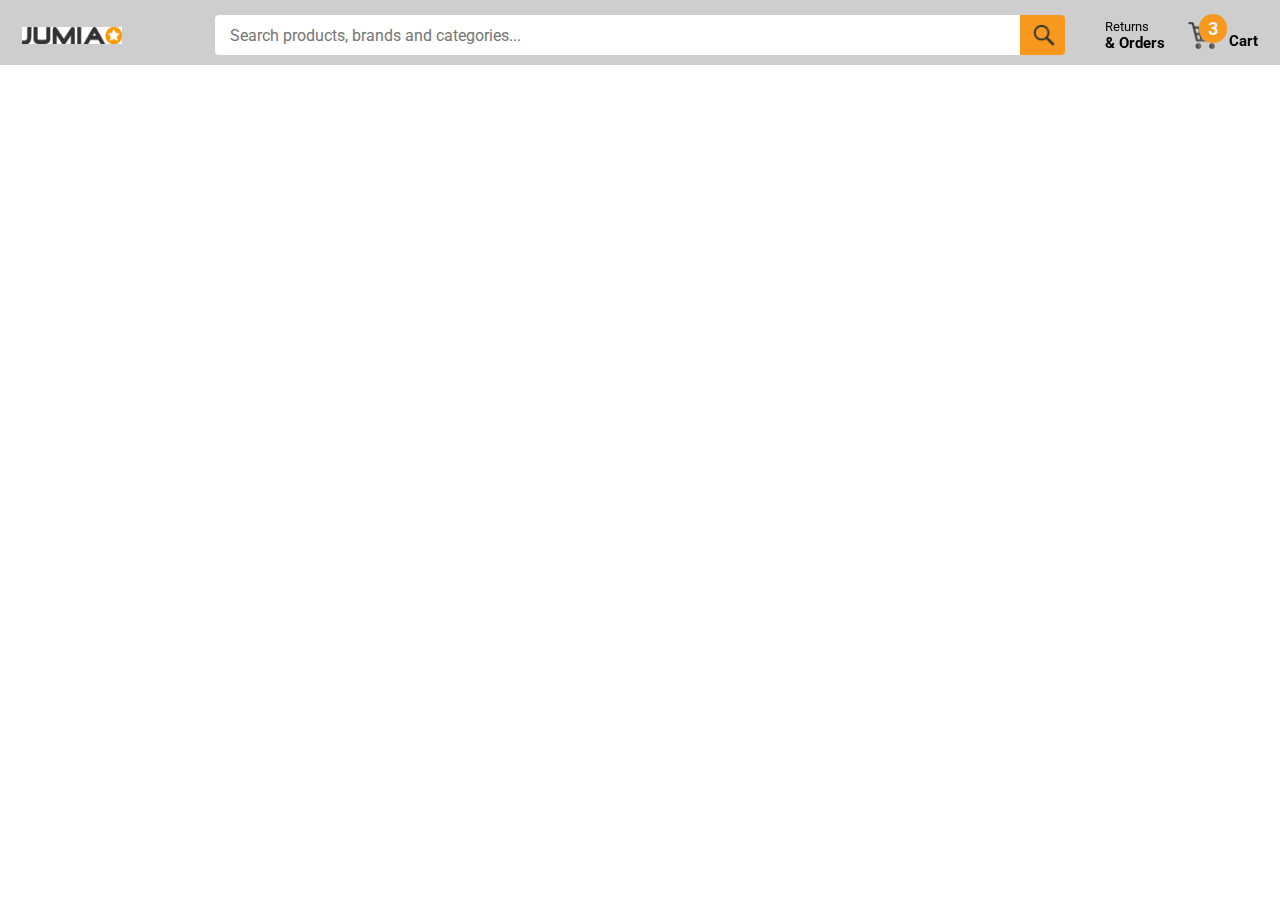
<file: index.html>
<!DOCTYPE html>
<html>

<head>
  <title>Jumia Project</title>
  <meta name="viewport" content="width=device-width, initial-scale=1">

  <link rel="preconnect" href="https://fonts.googleapis.com">
  <link rel="preconnect" href="https://fonts.gstatic.com" crossorigin>
  <link href="https://fonts.googleapis.com/css2?family=Roboto:wght@400;500;700&display=swap" rel="stylesheet">

  <link rel="stylesheet" href="styles/shared/general.css">
  <link rel="stylesheet" href="styles/shared/Jumia-header.css">
  <link rel="stylesheet" href="styles/pages/Jumia.css">
</head>

<body>
  <div class="Jumia-header">
    <div class="Jumia-header-left-section">
      <a href="index.html" class="header-link">
        <img class="Jumia-logo" src="images/Jumia-Group-Logo.png">
        <img class="Jumia-mobile-logo" src="images/ico.webp">
      </a>
    </div>

    <div class="Jumia-header-middle-section">
      <input class="search-bar" type="text" placeholder="Search products, brands and categories...">

      <button class="search-button">
        <img class="search-icon" src="images/icons/search-icon.png">
      </button>
    </div>

    <div class="Jumia-header-right-section">
      <a class="orders-link header-link" href="orders.html">
        <span class="returns-text">Returns</span>
        <span class="orders-text">& Orders</span>
      </a>

      <a class="cart-link header-link" href="checkout.html">
        <img class="cart-icon" src="images/icons/jumia-cart-icon.png">
        <div class="cart-quantity">3</div>
        <div class="cart-text">Cart</div>
      </a>
    </div>
  </div>

  <div class="main">
    <div class="products-grid js-products-grid">

    </div>
  </div>
  <script src="data/cart.js"></script>
  <script src="data/products.js"></script>
  <script src="scripts/Jumia.js"></script>
</body>

</html>
</file>
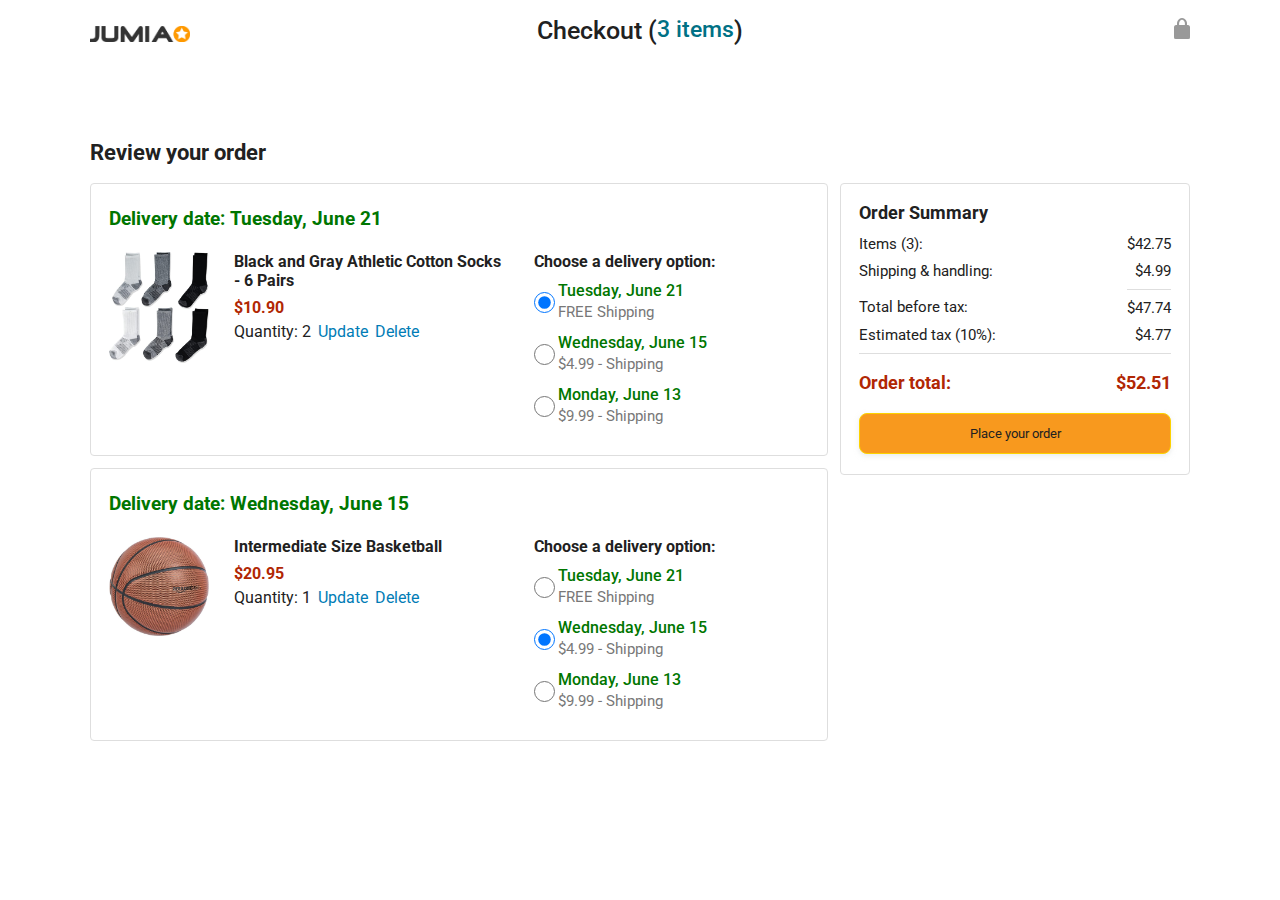
<file: checkout.html>
<!DOCTYPE html>
<html>

<head>
  <title>Checkout</title>

  <meta name="viewport" content="width=device-width, initial-scale=1">

  <link rel="preconnect" href="https://fonts.googleapis.com">
  <link rel="preconnect" href="https://fonts.gstatic.com" crossorigin>
  <link href="https://fonts.googleapis.com/css2?family=Roboto:wght@400;500;700&display=swap" rel="stylesheet">

  <link rel="stylesheet" href="styles/shared/general.css">
  <link rel="stylesheet" href="styles/pages/checkout/checkout-header.css">
  <link rel="stylesheet" href="styles/pages/checkout/checkout.css">
</head>

<body>
  <div class="checkout-header">
    <div class="header-content">
      <div class="checkout-header-left-section">
        <a href="index.html">
          <img class="Jumia-logo" src="images/Jumia-Group-Logo.png">
          <img class="Jumia-mobile-logo" src="images/ico.webp">
        </a>
      </div>

      <div class="checkout-header-middle-section">
        Checkout (<a class="return-to-home-link" href="Jumia.html">3 items</a>)
      </div>

      <div class="checkout-header-right-section">
        <img src="images/icons/checkout-lock-icon.png">
      </div>
    </div>
  </div>

  <div class="main">
    <div class="page-title">Review your order</div>

    <div class="checkout-grid">
      <div class="order-summary">
        <div class="cart-item-container">
          <div class="delivery-date">
            Delivery date: Tuesday, June 21
          </div>

          <div class="cart-item-details-grid">
            <img class="product-image" src="images/products/athletic-cotton-socks-6-pairs.jpg">

            <div class="cart-item-details">
              <div class="product-name">
                Black and Gray Athletic Cotton Socks - 6 Pairs
              </div>
              <div class="product-price">
                $10.90
              </div>
              <div class="product-quantity">
                <span>
                  Quantity: <span class="quantity-label">2</span>
                </span>
                <span class="update-quantity-link link-primary">
                  Update
                </span>
                <span class="delete-quantity-link link-primary">
                  Delete
                </span>
              </div>
            </div>

            <div class="delivery-options">
              <div class="delivery-options-title">
                Choose a delivery option:
              </div>
              <div class="delivery-option">
                <input type="radio" checked class="delivery-option-input" name="delivery-option-1">
                <div>
                  <div class="delivery-option-date">
                    Tuesday, June 21
                  </div>
                  <div class="delivery-option-price">
                    FREE Shipping
                  </div>
                </div>
              </div>
              <div class="delivery-option">
                <input type="radio" class="delivery-option-input" name="delivery-option-1">
                <div>
                  <div class="delivery-option-date">
                    Wednesday, June 15
                  </div>
                  <div class="delivery-option-price">
                    $4.99 - Shipping
                  </div>
                </div>
              </div>
              <div class="delivery-option">
                <input type="radio" class="delivery-option-input" name="delivery-option-1">
                <div>
                  <div class="delivery-option-date">
                    Monday, June 13
                  </div>
                  <div class="delivery-option-price">
                    $9.99 - Shipping
                  </div>
                </div>
              </div>
            </div>
          </div>
        </div>

        <div class="cart-item-container">
          <div class="delivery-date">
            Delivery date: Wednesday, June 15
          </div>

          <div class="cart-item-details-grid">
            <img class="product-image" src="images/products/intermediate-composite-basketball.jpg">

            <div class="cart-item-details">
              <div class="product-name">
                Intermediate Size Basketball
              </div>
              <div class="product-price">
                $20.95
              </div>
              <div class="product-quantity">
                <span>
                  Quantity: <span class="quantity-label">1</span>
                </span>
                <span class="update-quantity-link link-primary">
                  Update
                </span>
                <span class="delete-quantity-link link-primary">
                  Delete
                </span>
              </div>
            </div>

            <div class="delivery-options">
              <div class="delivery-options-title">
                Choose a delivery option:
              </div>

              <div class="delivery-option">
                <input type="radio" class="delivery-option-input" name="delivery-option-2">
                <div>
                  <div class="delivery-option-date">
                    Tuesday, June 21
                  </div>
                  <div class="delivery-option-price">
                    FREE Shipping
                  </div>
                </div>
              </div>
              <div class="delivery-option">
                <input type="radio" checked class="delivery-option-input" name="delivery-option-2">
                <div>
                  <div class="delivery-option-date">
                    Wednesday, June 15
                  </div>
                  <div class="delivery-option-price">
                    $4.99 - Shipping
                  </div>
                </div>
              </div>
              <div class="delivery-option">
                <input type="radio" class="delivery-option-input" name="delivery-option-2">
                <div>
                  <div class="delivery-option-date">
                    Monday, June 13
                  </div>
                  <div class="delivery-option-price">
                    $9.99 - Shipping
                  </div>
                </div>
              </div>
            </div>
          </div>
        </div>
      </div>

      <div class="payment-summary">
        <div class="payment-summary-title">
          Order Summary
        </div>

        <div class="payment-summary-row">
          <div>Items (3):</div>
          <div class="payment-summary-money">$42.75</div>
        </div>

        <div class="payment-summary-row">
          <div>Shipping &amp; handling:</div>
          <div class="payment-summary-money">$4.99</div>
        </div>

        <div class="payment-summary-row subtotal-row">
          <div>Total before tax:</div>
          <div class="payment-summary-money">$47.74</div>
        </div>

        <div class="payment-summary-row">
          <div>Estimated tax (10%):</div>
          <div class="payment-summary-money">$4.77</div>
        </div>

        <div class="payment-summary-row total-row">
          <div>Order total:</div>
          <div class="payment-summary-money">$52.51</div>
        </div>

        <button class="place-order-button button-primary">
          Place your order
        </button>
      </div>
    </div>
  </div>
</body>

</html>
</file>
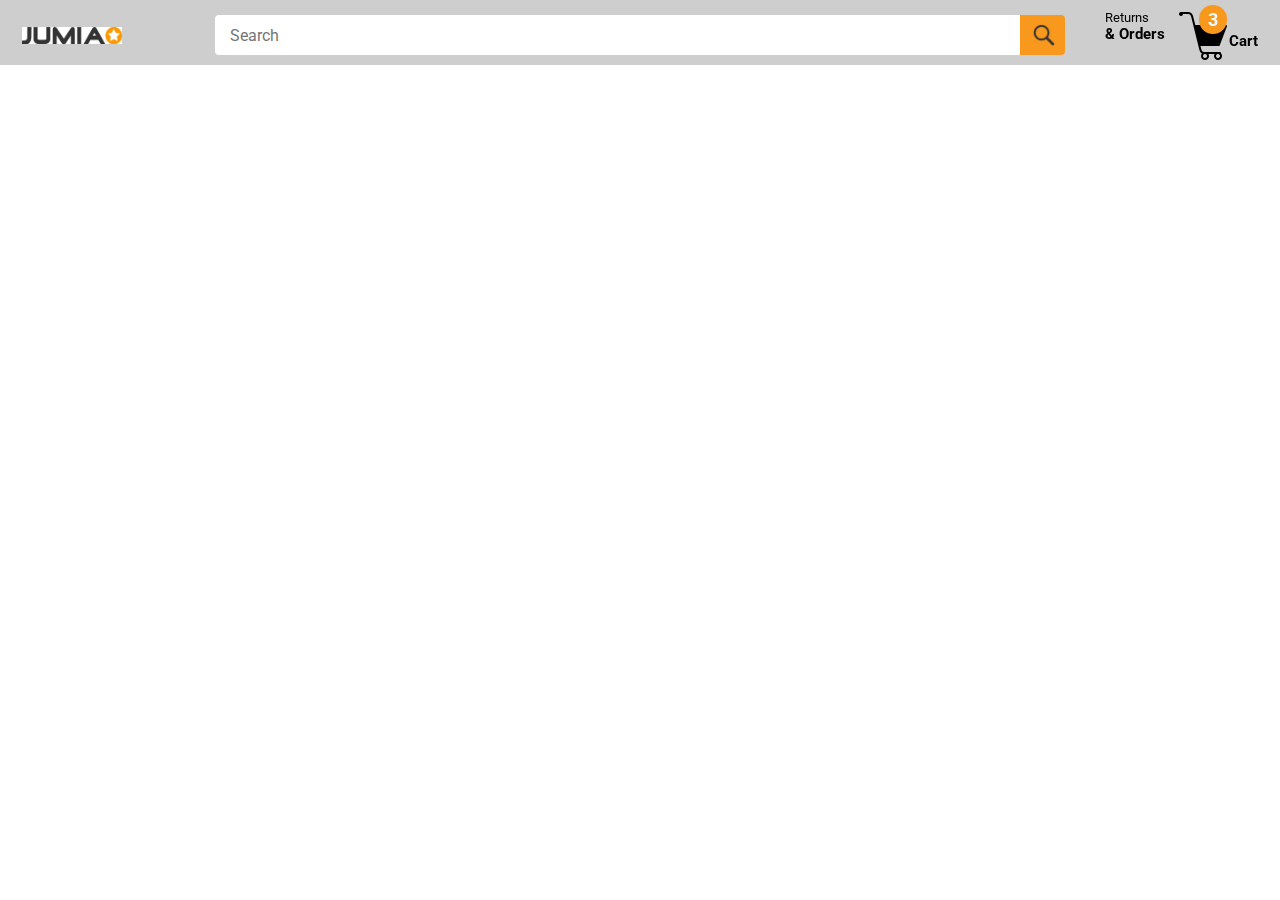
<file: Jumia.html>
<!DOCTYPE html>
<html>

<head>
  <title>Jumia Project</title>
  <meta name="viewport" content="width=device-width, initial-scale=1">

  <link rel="preconnect" href="https://fonts.googleapis.com">
  <link rel="preconnect" href="https://fonts.gstatic.com" crossorigin>
  <link href="https://fonts.googleapis.com/css2?family=Roboto:wght@400;500;700&display=swap" rel="stylesheet">

  <link rel="stylesheet" href="styles/shared/general.css">
  <link rel="stylesheet" href="styles/shared/Jumia-header.css">
  <link rel="stylesheet" href="styles/pages/Jumia.css">
</head>

<body>
  <div class="Jumia-header">
    <div class="Jumia-header-left-section">
      <a href="Jumia.html" class="header-link">
        <img class="Jumia-logo" src="images/Jumia-Group-Logo.png">
        <img class="Jumia-mobile-logo" src="images/ico.webp">
      </a>
    </div>

    <div class="Jumia-header-middle-section">
      <input class="search-bar" type="text" placeholder="Search">

      <button class="search-button">
        <img class="search-icon" src="images/icons/search-icon.png">
      </button>
    </div>

    <div class="Jumia-header-right-section">
      <a class="orders-link header-link" href="orders.html">
        <span class="returns-text">Returns</span>
        <span class="orders-text">& Orders</span>
      </a>

      <a class="cart-link header-link" href="checkout.html">
        <img class="cart-icon" src="images/icons/icons8-cart-50.png">
        <div class="cart-quantity">3</div>
        <div class="cart-text">Cart</div>
      </a>
    </div>
  </div>

  <div class="main">
    <div class="products-grid js-products-grid">

    </div>
  </div>
  <script src="data/cart.js"></script>
  <script src="data/products.js"></script>
  <script src="scripts/Jumia.js"></script>
</body>

</html>
</file>
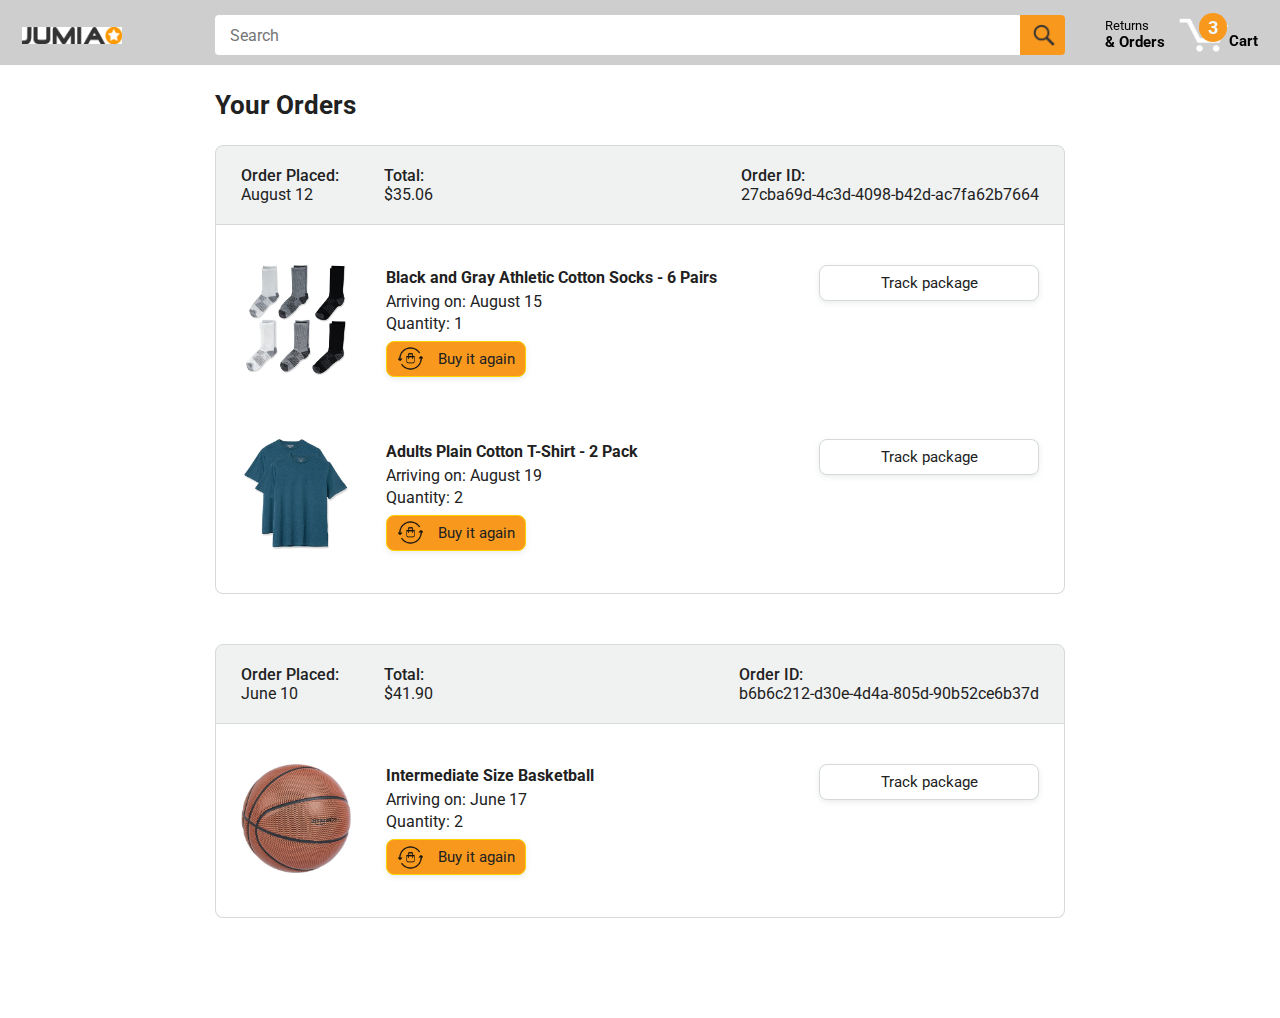
<file: orders.html>
<!DOCTYPE html>
<html>

<head>
  <title>Orders</title>
  <meta name="viewport" content="width=device-width, initial-scale=1">

  <link rel="preconnect" href="https://fonts.googleapis.com">
  <link rel="preconnect" href="https://fonts.gstatic.com" crossorigin>
  <link href="https://fonts.googleapis.com/css2?family=Roboto:wght@400;500;700&display=swap" rel="stylesheet">

  <link rel="stylesheet" href="styles/shared/general.css">
  <link rel="stylesheet" href="styles/shared/Jumia-header.css">
  <link rel="stylesheet" href="styles/pages/orders.css">
</head>

<body>
  <div class="Jumia-header">
    <div class="Jumia-header-left-section">
      <a href="index.html" class="header-link">
        <img class="Jumia-logo" src="images/Jumia-Group-Logo.png">
        <img class="Jumia-mobile-logo" src="images/ico.webp">
      </a>
    </div>

    <div class="Jumia-header-middle-section">
      <input class="search-bar" type="text" placeholder="Search">

      <button class="search-button">
        <img class="search-icon" src="images/icons/search-icon.png">
      </button>
    </div>

    <div class="Jumia-header-right-section">
      <a class="orders-link header-link" href="orders.html">
        <span class="returns-text">Returns</span>
        <span class="orders-text">& Orders</span>
      </a>

      <a class="cart-link header-link" href="checkout.html">
        <img class="cart-icon" src="images/icons/cart-icon.png">
        <div class="cart-quantity">3</div>
        <div class="cart-text">Cart</div>
      </a>
    </div>
  </div>

  <div class="main">
    <div class="page-title">Your Orders</div>

    <div class="orders-grid">
      <div class="order-container">

        <div class="order-header">
          <div class="order-header-left-section">
            <div class="order-date">
              <div class="order-header-label">Order Placed:</div>
              <div>August 12</div>
            </div>
            <div class="order-total">
              <div class="order-header-label">Total:</div>
              <div>$35.06</div>
            </div>
          </div>

          <div class="order-header-right-section">
            <div class="order-header-label">Order ID:</div>
            <div>27cba69d-4c3d-4098-b42d-ac7fa62b7664</div>
          </div>
        </div>

        <div class="order-details-grid">
          <div class="product-image-container">
            <img src="images/products/athletic-cotton-socks-6-pairs.jpg">
          </div>

          <div class="product-details">
            <div class="product-name">
              Black and Gray Athletic Cotton Socks - 6 Pairs
            </div>
            <div class="product-delivery-date">
              Arriving on: August 15
            </div>
            <div class="product-quantity">
              Quantity: 1
            </div>
            <button class="buy-again-button button-primary">
              <img class="buy-again-icon" src="images/icons/buy-again.png">
              <span class="buy-again-message">Buy it again</span>
            </button>
          </div>

          <div class="product-actions">
            <a href="tracking.html">
              <button class="track-package-button button-secondary">
                Track package
              </button>
            </a>
          </div>

          <div class="product-image-container">
            <img src="images/products/adults-plain-cotton-tshirt-2-pack-teal.jpg">
          </div>

          <div class="product-details">
            <div class="product-name">
              Adults Plain Cotton T-Shirt - 2 Pack
            </div>
            <div class="product-delivery-date">
              Arriving on: August 19
            </div>
            <div class="product-quantity">
              Quantity: 2
            </div>
            <button class="buy-again-button button-primary">
              <img class="buy-again-icon" src="images/icons/buy-again.png">
              <span class="buy-again-message">Buy it again</span>
            </button>
          </div>

          <div class="product-actions">
            <a href="tracking.html">
              <button class="track-package-button button-secondary">
                Track package
              </button>
            </a>
          </div>
        </div>
      </div>

      <div class="order-container">

        <div class="order-header">
          <div class="order-header-left-section">
            <div class="order-date">
              <div class="order-header-label">Order Placed:</div>
              <div>June 10</div>
            </div>
            <div class="order-total">
              <div class="order-header-label">Total:</div>
              <div>$41.90</div>
            </div>
          </div>

          <div class="order-header-right-section">
            <div class="order-header-label">Order ID:</div>
            <div>b6b6c212-d30e-4d4a-805d-90b52ce6b37d</div>
          </div>
        </div>

        <div class="order-details-grid">
          <div class="product-image-container">
            <img src="images/products/intermediate-composite-basketball.jpg">
          </div>

          <div class="product-details">
            <div class="product-name">
              Intermediate Size Basketball
            </div>
            <div class="product-delivery-date">
              Arriving on: June 17
            </div>
            <div class="product-quantity">
              Quantity: 2
            </div>
            <button class="buy-again-button button-primary">
              <img class="buy-again-icon" src="images/icons/buy-again.png">
              <span class="buy-again-message">Buy it again</span>
            </button>
          </div>

          <div class="product-actions">
            <a href="tracking.html">
              <button class="track-package-button button-secondary">
                Track package
              </button>
            </a>
          </div>
        </div>
      </div>
    </div>
  </div>
</body>

</html>
</file>
<file: styles/shared/general.css>
body {
  font-family: Roboto, Arial;
  color: rgb(33, 33, 33);
  /* The <body> element has a default margin of 8px
     on all sides. This removes the default margins. */
  margin: 0;
}

/* <p> elements have a default margin on the top
   and bottom. This removes the default margins. */
p {
  margin: 0;
}

button {
  cursor: pointer;
}

select {
  cursor: pointer;
}

input,
select,
button {
  font-family: Roboto, Arial;
}

.button-primary {
  color: rgb(33, 33, 33);
  background-color: #f8991e;
  border: 1px solid rgb(252, 210, 0);
  border-radius: 8px;
  cursor: pointer;
  box-shadow: 0 2px 5px rgba(213, 217, 217, 0.5);
}

.button-primary:hover {
  background-color: rgb(247, 202, 0);
  border: 1px solid rgb(242, 194, 0);
}

.button-primary:active {
  background: rgb(255, 216, 20);
  border-color: rgb(252, 210, 0);
  box-shadow: none;
}

.button-secondary {
  color: rgb(33, 33, 33);
  background: white;
  border: 1px solid rgb(213, 217, 217);
  border-radius: 8px;
  cursor: pointer;
  box-shadow: 0 2px 5px rgba(213, 217, 217, 0.5);
}

.button-secondary:hover {
  background-color: rgb(247, 250, 250);
}

.button-secondary:active {
  background-color: rgb(237, 253, 255);
  box-shadow: none;
}

/* These styles will limit text to 2 lines. Anything
   beyond 2 lines will be replaced with "..."
   You can find this code by using an A.I. tool or by
   searching in Google.
   https://css-tricks.com/almanac/properties/l/line-clamp/ */
.limit-text-to-2-lines {
  display: -webkit-box;
  -webkit-line-clamp: 2;
  -webkit-box-orient: vertical;
  overflow: hidden;
}

.link-primary {
  color: rgb(1, 124, 182);
  cursor: pointer;
}

.link-primary:hover {
  color: rgb(196, 80, 0);
}

/* Styles for dropdown selectors. */
select {
  color: rgb(33, 33, 33);
  background-color: rgb(240, 240, 240);
  border: 1px solid rgb(213, 217, 217);
  border-radius: 8px;
  padding: 3px 5px;
  font-size: 15px;
  cursor: pointer;
  box-shadow: 0 2px 5px rgba(213, 217, 217, 0.5);
}

select:focus,
input:focus {
  outline: 2px solid rgb(255, 153, 0);
}
</file>
<file: styles/shared/Jumia-header.css>
.Jumia-header {
  background-color: rgb(168 168 168 / 57%);
  color: white;
  padding-left: 15px;
  padding-right: 15px;
  padding-top: 5px;

  display: flex;
  align-items: center;
  justify-content: space-between;

  position: fixed;
  top: 0;
  left: 0;
  right: 0;
  height: 60px;
}

.Jumia-header-left-section {
  width: 180px;
}

@media (max-width: 800px) {
  .Jumia-header-left-section {
    width: unset;
  }
}

.header-link {
  display: inline-block;
  padding: 6px;
  border-radius: 2px;
  cursor: pointer;
  text-decoration: none;
  border: 1px solid rgba(0, 0, 0, 0);
}

.header-link:hover {
  border: 1px solid white;
}

.Jumia-logo {
  width: 100px;
  margin-top: 5px;
}

.Jumia-mobile-logo {
  display: none;
}

@media (max-width: 575px) {
  .Jumia-logo {
    display: none;
  }

  .Jumia-mobile-logo {
    display: block;
    height: 35px;
    margin-top: 5px;
  }
}

.Jumia-header-middle-section {
  flex: 1;
  max-width: 850px;
  margin-left: 10px;
  margin-right: 10px;
  display: flex;
}

.search-bar {
  flex: 1;
  width: 0;
  font-size: 16px;
  height: 38px;
  padding-left: 15px;
  border: none;
  border-top-left-radius: 4px;
  border-bottom-left-radius: 4px;
  border-top-right-radius: 0;
  border-bottom-right-radius: 0;
}

.search-button {
  background-color: #f8991e;
  ;
  border: none;
  width: 45px;
  height: 40px;
  border-top-right-radius: 4px;
  border-bottom-right-radius: 4px;
  flex-shrink: 0;
}

.search-icon {
  height: 22px;
  margin-left: 2px;
  margin-top: 3px;
}

.Jumia-header-right-section {
  width: 180px;
  flex-shrink: 0;
  display: flex;
  justify-content: end;
}

.orders-link {
  color: black;
  transition: background-color 1s linear, color .5s linear;
}

.orders-link:hover,
.cart-link:hover {
  color: white;

}

.returns-text {
  display: block;
  font-size: 13px;
}

.orders-text {
  display: block;
  font-size: 15px;
  font-weight: 700;
}

.cart-link {
  color: black;
  display: flex;
  align-items: center;
  position: relative;
}

.cart-icon {
  width: 50px;
}

.cart-text {
  margin-top: 12px;
  font-size: 15px;
  font-weight: 700;
}

.cart-quantity {
  background: #f8991e;
  color: aliceblue;
  font-size: 18px;
  font-weight: 700;
  border-radius: 50px;
  padding: 4px 4px;
  position: absolute;
  width: 20px;

  top: 1px;
  left: 26px;
  text-align: center;
}
</file>
<file: styles/pages/Jumia.css>
.main {
  margin-top: 60px;
}

.products-grid {
  display: grid;

  /* - In CSS Grid, 1fr means a column will take up the
       remaining space in the grid.
     - If we write 1fr 1fr ... 1fr; 8 times, this will
       divide the grid into 8 columns, each taking up an
       equal amount of the space.
     - repeat(8, 1fr); is a shortcut for repeating "1fr"
       8 times (instead of typing out "1fr" 8 times).
       repeat(...) is a special property that works with
       display: grid; */
  grid-template-columns: repeat(8, 1fr);
}

/* @media is used to create responsive design (making the
   website look good on any screen size). This @media
   means when the screen width is 2000px or less, we
   will divide the grid into 7 columns instead of 8. */
@media (max-width: 2000px) {
  .products-grid {
    grid-template-columns: repeat(7, 1fr);
  }
}

/* This @media means when the screen width is 1600px or
   less, we will divide the grid into 6 columns. */
@media (max-width: 1600px) {
  .products-grid {
    grid-template-columns: repeat(6, 1fr);
  }
}

@media (max-width: 1300px) {
  .products-grid {
    grid-template-columns: repeat(5, 1fr);
  }
}

@media (max-width: 1000px) {
  .products-grid {
    grid-template-columns: repeat(4, 1fr);
  }
}

@media (max-width: 800px) {
  .products-grid {
    grid-template-columns: repeat(3, 1fr);
  }
}

@media (max-width: 575px) {
  .products-grid {
    grid-template-columns: repeat(2, 1fr);
  }
}

@media (max-width: 450px) {
  .products-grid {
    grid-template-columns: 1fr;
  }
}

.product-container {
  padding-top: 40px;
  padding-bottom: 25px;
  padding-left: 25px;
  padding-right: 25px;

  border-right: 1px solid rgb(231, 231, 231);
  border-bottom: 1px solid rgb(231, 231, 231);

  display: flex;
  flex-direction: column;
}

.product-image-container {
  display: flex;
  justify-content: center;
  align-items: center;

  height: 180px;
  margin-bottom: 20px;
}

.product-image {
  /* Images will overflow their container by default. To
    prevent this, we set max-width and max-height to 100%
    so they stay inside their container. */
  max-width: 100%;
  max-height: 100%;
}

.product-name {
  height: 40px;
  margin-bottom: 5px;
}

.product-rating-container {
  display: flex;
  align-items: center;
  margin-bottom: 10px;
}

.product-rating-stars {
  width: 100px;
  margin-right: 6px;
}

.product-rating-count {
  color: rgb(1, 124, 182);
  cursor: pointer;
  margin-top: 3px;
}

.product-price {
  font-weight: 700;
  margin-bottom: 10px;
}

.product-quantity-container {
  margin-bottom: 17px;
}

.product-spacer {
  flex: 1;
}

.added-to-cart {
  color: rgb(6, 125, 98);
  font-size: 16px;

  display: flex;
  align-items: center;
  margin-bottom: 8px;

  /* At first, the "Added to cart" message will
     be invisible. Use JavaScript to change the
     opacity and make it visible. */
  opacity: 0;
}

.added-to-cart img {
  height: 20px;
  margin-right: 5px;
}

.added-to-cart-visible {
  opacity: 1;
}

.add-to-cart-button {
  width: 100%;
  padding: 8px;
  border-radius: 50px;
}
</file>
<file: styles/pages/checkout/checkout-header.css>
.checkout-header {
  height: 60px;
  padding-left: 30px;
  padding-right: 30px;
  background-color: white;

  display: flex;
  justify-content: center;

  position: fixed;
  top: 0;
  left: 0;
  right: 0;
  z-index: 1000;
}

.header-content {
  width: 100%;
  max-width: 1100px;

  display: flex;
  align-items: center;
}

.checkout-header-left-section {
  width: 150px;
}

.Jumia-logo {
  width: 100px;
  margin-top: 12px;
}

.Jumia-mobile-logo {
  display: none;
}

/* @media is used to create responsive design (making the
   website look good on any screen size). This @media
   means when the screen width is 575px or less, different
   styles (inside the {...}) will be applied. */
@media (max-width: 575px) {
  .checkout-header-left-section {
    width: auto;
  }

  .Jumia-logo {
    display: none;
  }

  .Jumia-mobile-logo {
    display: inline-block;
    height: 35px;
    margin-top: 5px;
  }
}

.checkout-header-middle-section {
  flex: 1;
  flex-shrink: 0;
  text-align: center;

  font-size: 25px;
  font-weight: 500;

  display: flex;
  justify-content: center;
}

.return-to-home-link {
  color: rgb(0, 113, 133);
  font-size: 23px;
  text-decoration: none;
  cursor: pointer;
}

@media (max-width: 1000px) {
  .checkout-header-middle-section {
    font-size: 20px;
    margin-right: 60px;
  }

  .return-to-home-link {
    font-size: 18px;
  }
}

@media (max-width: 575px) {
  .checkout-header-middle-section {
    margin-right: 5px;
  }
}

.checkout-header-right-section {
  text-align: right;
  width: 150px;
}

@media (max-width: 1000px) {
  .checkout-header-right-section {
    width: auto;
  }
}
</file>
<file: styles/pages/checkout/checkout.css>
.main {
  max-width: 1100px;
  padding-left: 30px;
  padding-right: 30px;

  margin-top: 140px;
  margin-bottom: 100px;

  /* margin-left: auto;
     margin-right auto;
     Is a trick for centering an element horizontally
     without needing a container. */
  margin-left: auto;
  margin-right: auto;
}

.page-title {
  font-weight: 700;
  font-size: 22px;
  margin-bottom: 18px;
}

.checkout-grid {
  display: grid;
  /* Here, 1fr means the first column will take
     up the remaining space in the grid. */
  grid-template-columns: 1fr 350px;
  column-gap: 12px;

  /* Use align-items: start; to prevent the elements
     in the grid from stretching vertically. */
  align-items: start;
}

@media (max-width: 1000px) {
  .main {
    max-width: 500px;
  }

  .checkout-grid {
    grid-template-columns: 1fr;
  }
}

.cart-item-container,
.payment-summary {
  border: 1px solid rgb(222, 222, 222);
  border-radius: 4px;
  padding: 18px;
}

.cart-item-container {
  margin-bottom: 12px;
}

.payment-summary {
  padding-bottom: 5px;
}

@media (max-width: 1000px) {
  .payment-summary {
    /* grid-row: 1 means this element will be placed into row
      1 in the grid. (Normally, the row that an element is
      placed in is determined by the order of the elements in
      the HTML. grid-row overrides this default ordering). */
    grid-row: 1;
    margin-bottom: 12px;
  }
}

.delivery-date {
  color: rgb(0, 118, 0);
  font-weight: 700;
  font-size: 19px;
  margin-top: 5px;
  margin-bottom: 22px;
}

.cart-item-details-grid {
  display: grid;
  /* 100px 1fr 1fr; means the 2nd and 3rd column will
     take up half the remaining space in the grid
     (they will divide up the remaining space evenly). */
  grid-template-columns: 100px 1fr 1fr;
  column-gap: 25px;
}

@media (max-width: 1000px) {
  .cart-item-details-grid {
    grid-template-columns: 100px 1fr;
    row-gap: 30px;
  }
}

.product-image {
  max-width: 100%;
  max-height: 120px;

  /* margin-left: auto;
     margin-right auto;
     Is a trick for centering an element horizontally
     without needing a container. */
  margin-left: auto;
  margin-right: auto;
}

.product-name {
  font-weight: 700;
  margin-bottom: 8px;
}

.product-price {
  color: rgb(177, 39, 4);
  font-weight: 700;
  margin-bottom: 5px;
}

.product-quantity .link-primary {
  margin-left: 3px;
}

@media (max-width: 1000px) {
  .delivery-options {
    /* grid-column: 1 means this element will be placed
       in column 1 in the grid. (Normally, the column that
       an element is placed in is determined by the order
       of the elements in the HTML. grid-column overrides
       this default ordering).
       
       / span 2 means this element will take up 2 columns
       in the grid (Normally, each element takes up 1
       column in the grid). */
    grid-column: 1 / span 2;
  }
}

.delivery-options-title {
  font-weight: 700;
  margin-bottom: 10px;
}

.delivery-option {
  display: grid;
  grid-template-columns: 24px 1fr;
  margin-bottom: 12px;
  cursor: pointer;
}

.delivery-option-input {
  margin-left: 0px;
  cursor: pointer;
}

.delivery-option-date {
  color: rgb(0, 118, 0);
  font-weight: 500;
  margin-bottom: 3px;
}

.delivery-option-price {
  color: rgb(120, 120, 120);
  font-size: 15px;
}

.payment-summary-title {
  font-weight: 700;
  font-size: 18px;
  margin-bottom: 12px;
}

.payment-summary-row {
  display: grid;
  /* 1fr auto; means the width of the 2nd column will be
     determined by the elements inside the column (auto).
     The 1st column will take up the remaining space. */
  grid-template-columns: 1fr auto;

  font-size: 15px;
  margin-bottom: 9px;
}

.payment-summary-money {
  text-align: right;
}

.subtotal-row .payment-summary-money {
  border-top: 1px solid rgb(222, 222, 222);
}

.subtotal-row div {
  padding-top: 9px;
}

.total-row {
  color: rgb(177, 39, 4);
  font-weight: 700;
  font-size: 18px;

  border-top: 1px solid rgb(222, 222, 222);
  padding-top: 18px;
}

.place-order-button {
  width: 100%;
  padding-top: 12px;
  padding-bottom: 12px;
  border-radius: 8px;

  margin-top: 11px;
  margin-bottom: 15px;
}
</file>
<file: styles/pages/orders.css>
.main {
  max-width: 850px;
  margin-top: 90px;
  margin-bottom: 100px;
  padding-left: 20px;
  padding-right: 20px;

  /* margin-left: auto;
     margin-right auto;
     Is a trick for centering an element horizontally
     without needing a container. */
  margin-left: auto;
  margin-right: auto;
}

.page-title {
  font-weight: 700;
  font-size: 26px;
  margin-bottom: 25px;
}

.orders-grid {
  display: grid;
  grid-template-columns: 1fr;
  row-gap: 50px;
}

.order-header {
  background-color: rgb(240, 242, 242);
  border: 1px solid rgb(213, 217, 217);

  display: flex;
  align-items: center;
  justify-content: space-between;

  padding: 20px 25px;
  border-top-left-radius: 8px;
  border-top-right-radius: 8px;
}

.order-header-left-section {
  display: flex;
  flex-shrink: 0;
}

.order-header-label {
  font-weight: 500;
}

.order-date,
.order-total {
  margin-right: 45px;
}

.order-header-right-section {
  flex-shrink: 1;
}

@media (max-width: 575px) {
  .order-header {
    flex-direction: column;
    align-items: start;
    line-height: 23px;
    padding: 15px;
  }

  .order-header-left-section {
    flex-direction: column;
  }

  .order-header-label {
    margin-right: 5px;
  }

  .order-date,
  .order-total {
    display: grid;
    grid-template-columns: auto 1fr;
    margin-right: 0;
  }

  .order-header-right-section {
    display: grid;
    grid-template-columns: auto 1fr;
  }
}

.order-details-grid {
  padding: 40px 25px;
  border: 1px solid rgb(213, 217, 217);
  border-top: none;
  border-bottom-left-radius: 8px;
  border-bottom-right-radius: 8px;

  display: grid;
  grid-template-columns: 110px 1fr 220px;
  column-gap: 35px;
  row-gap: 60px;
  align-items: center;
}

@media (max-width: 800px) {
  .order-details-grid {
    grid-template-columns: 110px 1fr;
    row-gap: 0;
    padding-bottom: 8px;
  }
}

@media (max-width: 450px) {
  .order-details-grid {
    grid-template-columns: 1fr;
  }
}

.product-image-container {
  text-align: center;
}

.product-image-container img {
  max-width: 110px;
  max-height: 110px;
}

.product-name {
  font-weight: 700;
  margin-bottom: 5px;
}

.product-delivery-date {
  margin-bottom: 3px;
}

.product-quantity {
  margin-bottom: 8px;
}

.buy-again-button {
  font-size: 15px;
  width: 140px;
  height: 36px;
  border-radius: 8px;

  display: flex;
  align-items: center;
  justify-content: center;
}

.buy-again-icon {
  width: 25px;
  margin-right: 15px;
}

.product-actions {
  align-self: start;
}

.track-package-button {
  width: 100%;
  font-size: 15px;
  padding: 8px;
}

@media (max-width: 800px) {
  .buy-again-button {
    margin-bottom: 10px;
  }

  .product-actions {
    /* grid-column: 2 means this element will be placed
       in column 2 in the grid. (Normally, the column that
       an element is placed in is determined by the order
       of the elements in the HTML. grid-column overrides
       this default ordering). */
    grid-column: 2;
    margin-bottom: 30px;
  }

  .track-package-button {
    width: 140px;
  }
}

@media (max-width: 450px) {
  .product-image-container {
    text-align: center;
    margin-bottom: 25px;
  }

  .product-image-container img {
    max-width: 150px;
    max-height: 150px;
  }

  .product-name {
    margin-bottom: 10px;
  }

  .product-quantity {
    margin-bottom: 15px;
  }

  .buy-again-button {
    width: 100%;
    margin-bottom: 15px;
  }

  .product-actions {
    /* grid-column: auto; undos grid-column: 2; from above.
       This element will now be placed in its normal column
       in the grid. */
    grid-column: auto;
    margin-bottom: 70px;
  }

  .track-package-button {
    width: 100%;
    padding: 12px;
  }
}
</file>
